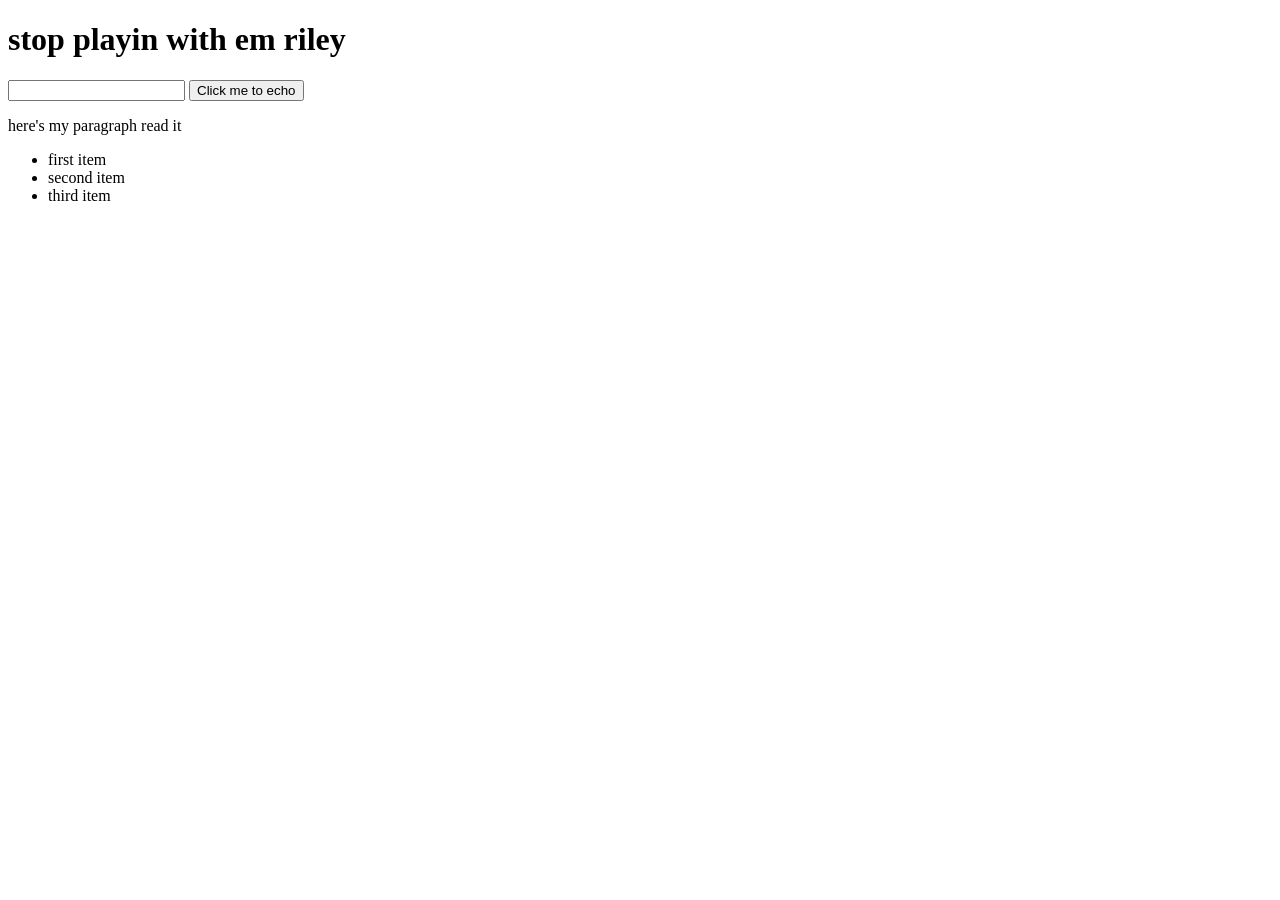
<file: src/main/java/domManipulation/index.html>
<!DOCTYPE html>
<html>
    <head>
        <title>
            Kittypoopalicious' Web Site
        </title>
        
    </head>
    <body>
        <h1>
            stop playin with em riley
        </h1>

        <input type ="text" placehplder="Enter Text ..." name="name" />
        <button id="">Click me to echo</button>

        <p id="echoButton"></p>

        <p>
            here's my paragraph read it
        </p>


        <ul>
            <li>first item</li>
            <li>second item</li>
            <li>third item</li>
        </ul>


        <div id="content">

        </div>


        <script type="text/javascript" src="main.js" defer>
            
        </script>
    </body>
</html>
</file>
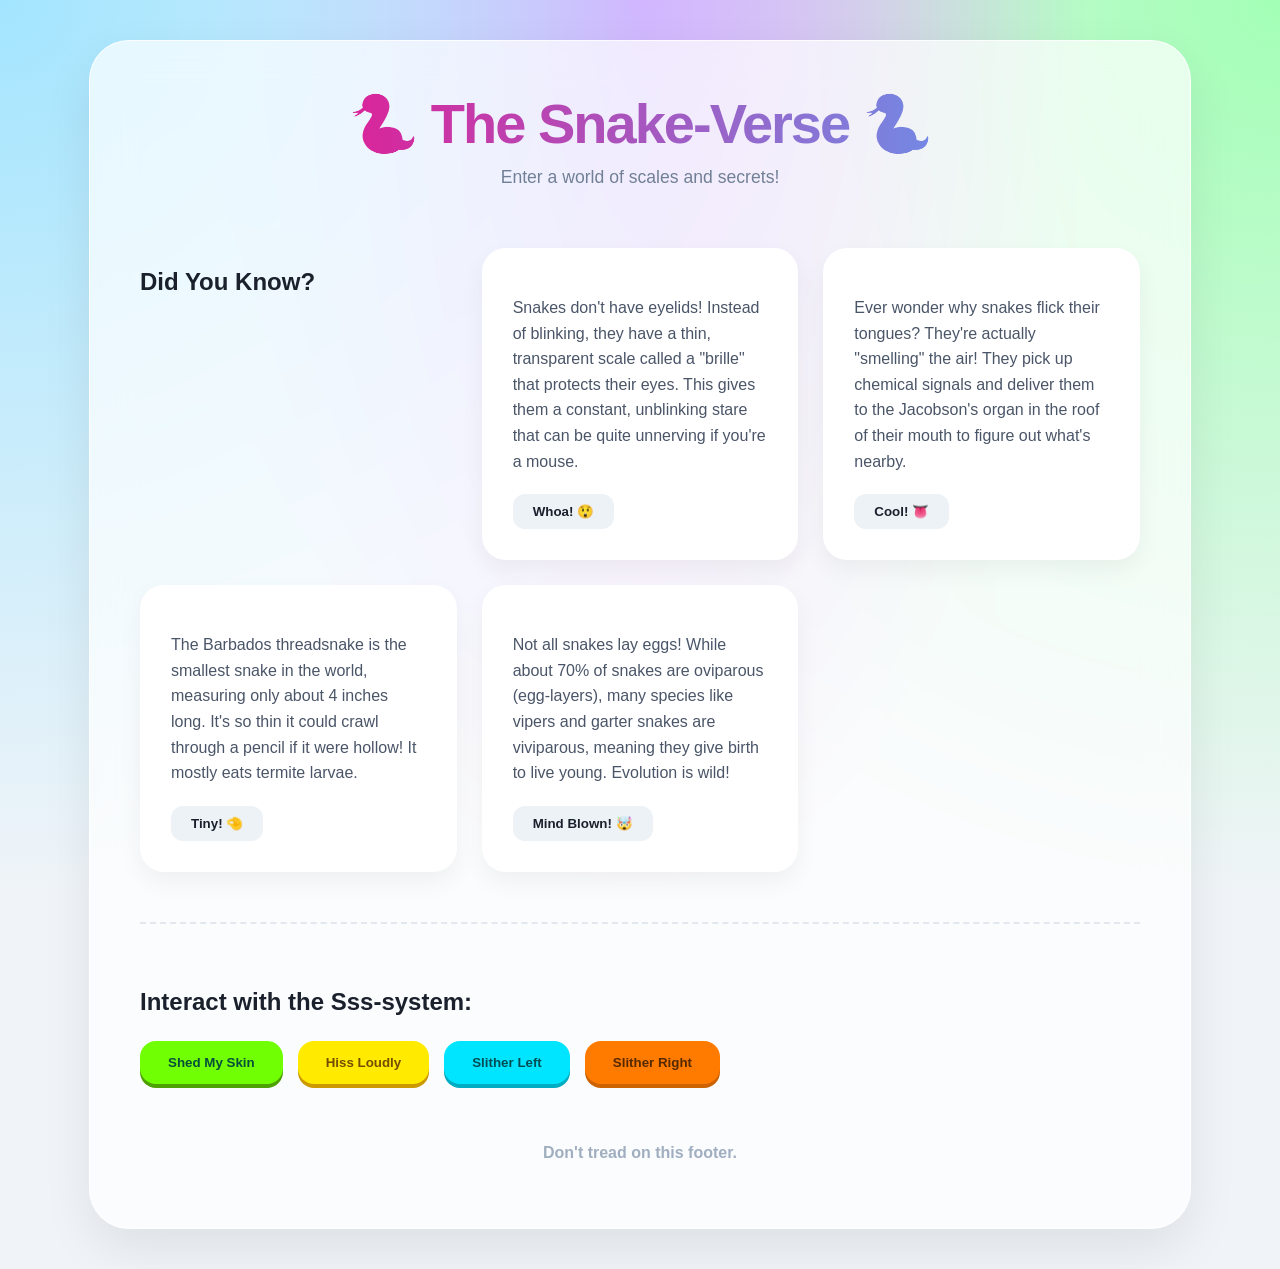
<file: src/main/java/WeatherAPI/page.html>
<!DOCTYPE html>
<html lang="en">
<head>
    <meta charset="UTF-8">
    <meta name="viewport" content="width=device-width, initial-scale=1.0">
    <title>Snaky Snazzy Webpage</title>
    <link rel="stylesheet" href="page_style.css">
</head>
<body>

<div class="container">
    <header class="hero">
        <h1 class="glitch">🐍 The Snake-Verse 🐍</h1>
        <p class="subtitle">Enter a world of scales and secrets!</p>
    </header>

    <main class="content">
        <section class="trivia-section">
            <h2>Did You Know?</h2>
            
            <div class="card">
                <p>Snakes don't have eyelids! Instead of blinking, they have a thin, transparent scale called a "brille" that protects their eyes. This gives them a constant, unblinking stare that can be quite unnerving if you're a mouse.</p>
                <button class="action-btn">Whoa! 😲</button>
            </div>

            <div class="card">
                <p>Ever wonder why snakes flick their tongues? They're actually "smelling" the air! They pick up chemical signals and deliver them to the Jacobson's organ in the roof of their mouth to figure out what's nearby.</p>
                <button class="action-btn">Cool! 👅</button>
            </div>

            <div class="card">
                <p>The Barbados threadsnake is the smallest snake in the world, measuring only about 4 inches long. It's so thin it could crawl through a pencil if it were hollow! It mostly eats termite larvae.</p>
                <button class="action-btn">Tiny! 🤏</button>
            </div>

            <div class="card">
                <p>Not all snakes lay eggs! While about 70% of snakes are oviparous (egg-layers), many species like vipers and garter snakes are viviparous, meaning they give birth to live young. Evolution is wild!</p>
                <button class="action-btn">Mind Blown! 🤯</button>
            </div>
        </section>

        <section class="more-buttons">
            <h3>Interact with the Sss-system:</h3>
            <div class="button-grid">
                <button class="crazy-btn">Shed My Skin</button>
                <button class="crazy-btn">Hiss Loudly</button>
                <button class="crazy-btn">Slither Left</button>
                <button class="crazy-btn">Slither Right</button>
            </div>
        </section>
    </main>

    <footer>
        <p>Don't tread on this footer.</p>
    </footer>
</div>

</body>
</html>
</file>
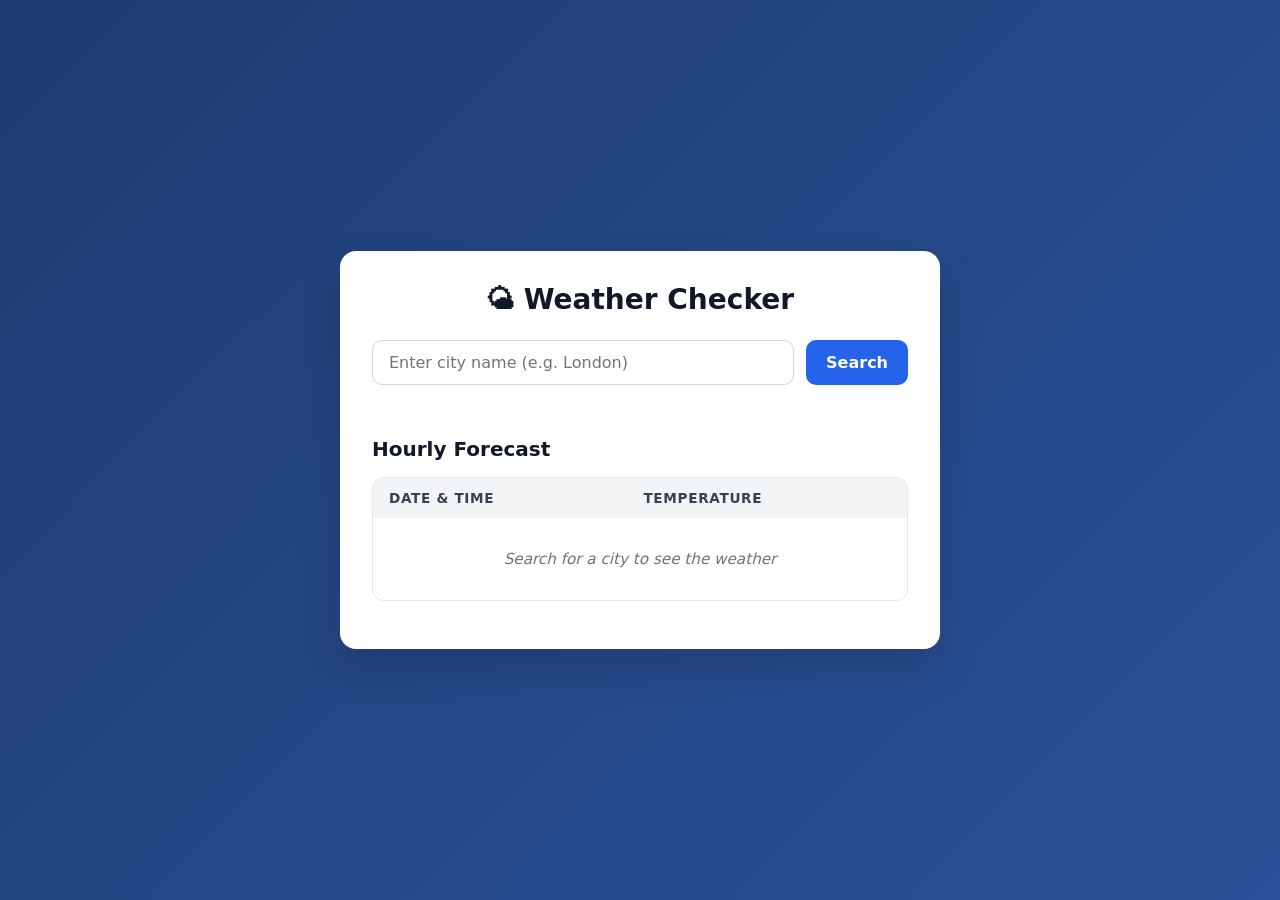
<file: src/main/java/WeatherAPI/weatherPage.html>
<!DOCTYPE html>
<html lang="en">
<head>
    <meta charset="UTF-8" />
    <meta name="viewport" content="width=device-width, initial-scale=1.0">
    <title>Weather App</title>

    <link rel="stylesheet" href="style.css">
</head>

<body>

<div class="card">
    <h1>🌤 Weather Checker</h1>

    <form class="search" onsubmit="event.preventDefault(); getWeatherData();">
        <input
                type="text"
                id="cityInput"
                placeholder="Enter city name (e.g. London)"
                required
        />
        <button type="submit">
            Search
        </button>
    </form>

    <div id="statusMessage"></div>

    <h2>Hourly Forecast</h2>

    <div class="table-container">
        <table id="weatherTable">
            <thead>
            <tr>
                <th>Date & Time</th>
                <th>Temperature</th>
            </tr>
            </thead>
            <tbody id="weatherBody">
            <tr>
                <td colspan="2" class="empty">
                    Search for a city to see the weather
                </td>
            </tr>
            </tbody>
        </table>
    </div>

    <button
            id="toggleWeather"
            type="button"
            style="display:none;"
    >
        Show more
    </button>

</div>

<script src="apiCall.js"></script>
</body>
</html>
</file>
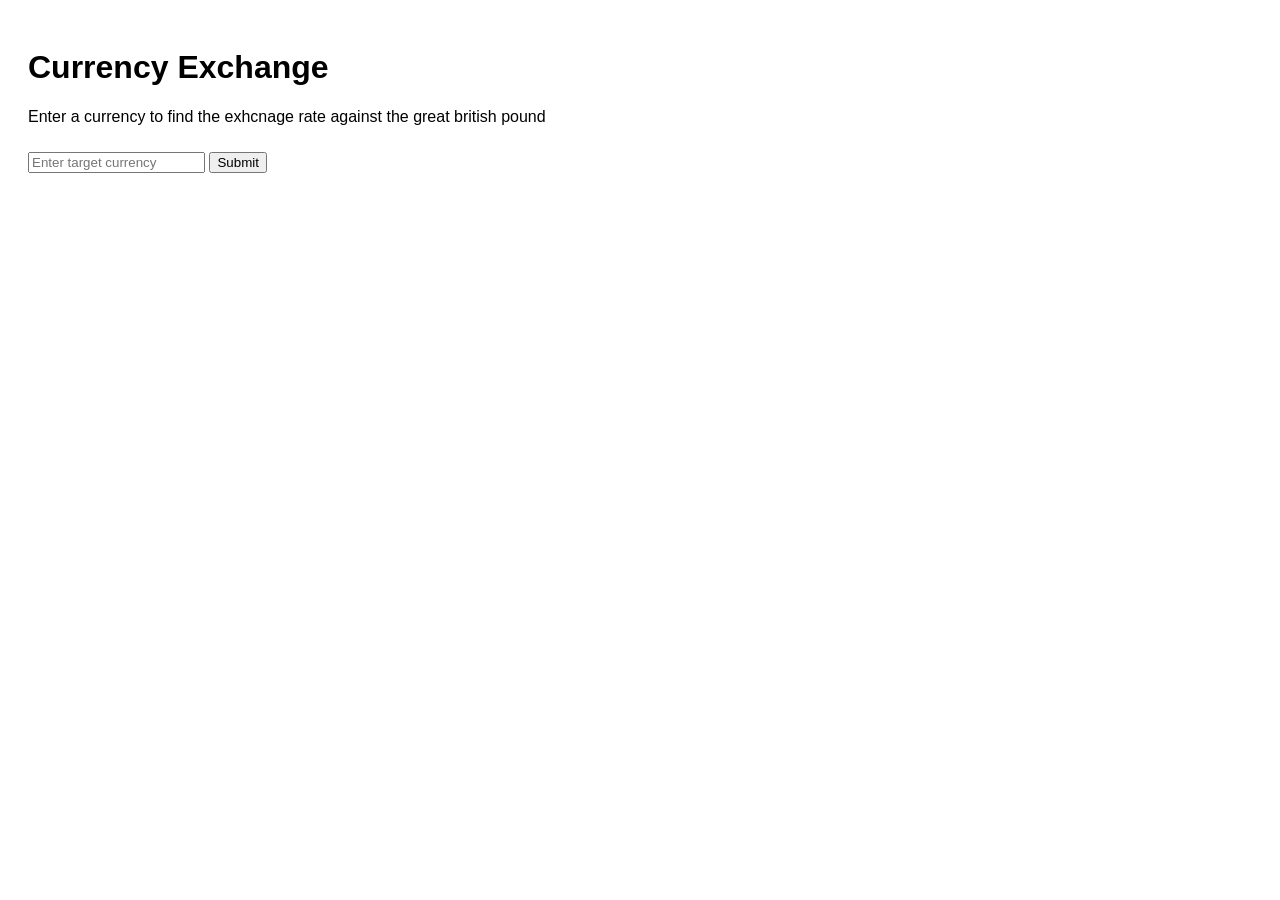
<file: src/main/java/currencyAPI/currencyExchange/currency-index.html>
<!DOCTYPE html>
<html lang="en">
<head>
    <meta charset="UTF-8">
    <title>Simple DOM Example</title>

    <style>
        body {
            font-family: Arial, sans-serif;
            padding: 20px;
        }

        button {
            margin-top: 10px;
        }
    </style>
</head>
<body>

<div>
    <h1>Currency Exchange</h1>

</div>
<div>
    <p>Enter a currency to find the exhcnage rate against the great british pound</p>
</div>
<div>
    <input type="text" id="targetCurrency" placeholder="Enter target currency" />
    <button id="submitBtn">Submit</button>
</div>

<p id="output"></p>

<script src="apiCall.js">
</script>

</body>
</html>
</file>
<file: src/main/java/WeatherAPI/page_style.css>
:root {
    --bg-light: #f0f4f8;
    --accent-1: #00f2fe; /* Electric Blue */
    --accent-2: #4facfe;
    --accent-3: #ff007f; /* Hot Pink */
    --accent-4: #70ff03; /* Lime Green */
    --text-main: #1a202c;
    --card-shadow: 0 10px 25px rgba(0, 0, 0, 0.05);
}

body {
    margin: 0;
    padding: 0;
    background-color: var(--bg-light);
    background-image: 
        radial-gradient(at 0% 0%, hsla(197,100%,82%,1) 0, transparent 50%), 
        radial-gradient(at 50% 0%, hsla(282,100%,82%,1) 0, transparent 50%), 
        radial-gradient(at 100% 0%, hsla(132,100%,82%,1) 0, transparent 50%);
    font-family: 'Inter', -apple-system, BlinkMacSystemFont, "Segoe UI", Roboto, sans-serif;
    color: var(--text-main);
    min-height: 100vh;
    display: flex;
    justify-content: center;
    align-items: center;
}

.container {
    max-width: 1000px;
    width: 90%;
    margin: 40px auto;
    padding: 50px;
    background: rgba(255, 255, 255, 0.7);
    backdrop-filter: blur(20px);
    border-radius: 40px;
    border: 1px solid rgba(255, 255, 255, 0.8);
    box-shadow: 0 20px 50px rgba(0, 0, 0, 0.08);
}

.hero {
    text-align: center;
    margin-bottom: 60px;
}

.glitch {
    font-size: 3.5rem;
    font-weight: 900;
    background: linear-gradient(to right, var(--accent-3), var(--accent-2));
    -webkit-background-clip: text;
    -webkit-text-fill-color: transparent;
    margin: 0;
    letter-spacing: -2px;
}

.subtitle {
    font-size: 1.1rem;
    color: #718096;
    margin-top: 10px;
    font-weight: 500;
}

.trivia-section {
    display: grid;
    grid-template-columns: repeat(auto-fit, minmax(300px, 1fr));
    gap: 25px;
}

.card {
    background: white;
    padding: 30px;
    border-radius: 24px;
    box-shadow: var(--card-shadow);
    transition: transform 0.3s cubic-bezier(0.175, 0.885, 0.32, 1.275), box-shadow 0.3s ease;
    border: 1px solid transparent;
}

.card:hover {
    transform: translateY(-10px);
    box-shadow: 0 30px 60px rgba(0, 0, 0, 0.12);
    border-color: var(--accent-1);
}

.card p {
    line-height: 1.6;
    color: #4a5568;
    font-size: 1rem;
    margin-bottom: 20px;
}

.action-btn {
    background: #edf2f7;
    border: none;
    color: var(--text-main);
    padding: 10px 20px;
    border-radius: 12px;
    cursor: pointer;
    font-weight: 700;
    transition: all 0.2s;
}

.action-btn:hover {
    background: var(--accent-1);
    color: white;
}

.more-buttons {
    margin-top: 50px;
    padding-top: 40px;
    border-top: 2px dashed #e2e8f0;
}

.more-buttons h3 {
    font-size: 1.5rem;
    margin-bottom: 25px;
    font-weight: 800;
}

.button-grid {
    display: flex;
    flex-wrap: wrap;
    gap: 15px;
}

.crazy-btn {
    padding: 14px 28px;
    border: none;
    border-radius: 16px;
    background: var(--accent-4);
    color: #064e3b;
    font-weight: 800;
    cursor: pointer;
    transition: all 0.2s;
    box-shadow: 0 4px 0px #4da102;
}

.crazy-btn:hover {
    transform: translateY(-2px);
    box-shadow: 0 6px 0px #4da102;
    filter: brightness(1.05);
}

.crazy-btn:active {
    transform: translateY(4px);
    box-shadow: 0 0px 0px #4da102;
}

.crazy-btn:nth-child(2) { background: #ffea00; color: #734d00; box-shadow: 0 4px 0px #cc9900; }
.crazy-btn:nth-child(3) { background: #00e5ff; color: #004d55; box-shadow: 0 4px 0px #00acc1; }
.crazy-btn:nth-child(4) { background: #ff7b00; color: #552900; box-shadow: 0 4px 0px #cc6300; }

footer {
    margin-top: 60px;
    text-align: center;
    color: #a0aec0;
    font-weight: 600;
}
</file>
<file: src/main/java/WeatherAPI/style.css>
/* ---------- Reset & Base ---------- */
* {
    box-sizing: border-box;
    font-family: "Inter", system-ui, -apple-system, BlinkMacSystemFont, sans-serif;
}

body {
    margin: 0;
    min-height: 100vh;
    background: linear-gradient(135deg, #1e3c72, #2a5298);
    display: flex;
    justify-content: center;
    align-items: center;
    padding: 20px;
    color: #1f2933;
}

/* ---------- Card ---------- */
.card {
    background: #ffffff;
    width: 100%;
    max-width: 600px;
    padding: 2rem;
    border-radius: 16px;
    box-shadow: 0 20px 40px rgba(0, 0, 0, 0.15);
}

.card h1 {
    margin: 0 0 1.5rem;
    text-align: center;
    font-size: 1.75rem;
    color: #111827;
}

/* ---------- Search ---------- */
.search {
    display: flex;
    gap: 0.75rem;
    margin-bottom: 1rem;
}

.search input {
    flex: 1;
    padding: 0.75rem 1rem;
    border-radius: 10px;
    border: 1px solid #d1d5db;
    font-size: 1rem;
}

.search input:focus {
    outline: none;
    border-color: #2563eb;
    box-shadow: 0 0 0 3px rgba(37, 99, 235, 0.15);
}

.search button {
    padding: 0.75rem 1.25rem;
    border-radius: 10px;
    border: none;
    background: #2563eb;
    color: white;
    font-size: 1rem;
    font-weight: 600;
    cursor: pointer;
    transition: background 0.2s ease, transform 0.1s ease;
}

.search button:hover {
    background: #1d4ed8;
}

.search button:active {
    transform: translateY(1px);
}

/* ---------- Status Messages ---------- */
#statusMessage {
    text-align: center;
    margin-bottom: 1rem;
    font-size: 0.9rem;
    min-height: 1.25rem;
    font-weight: 500;
}

.error { color: #dc2626; }
.loading { color: #2563eb; }

/* ---------- Table ---------- */
h2 {
    margin-bottom: 1rem;
    font-size: 1.25rem;
    color: #111827;
}

.table-container {
    border: 1px solid #e5e7eb;
    border-radius: 12px;
    overflow: hidden;
    margin-bottom: 1rem;
}

table {
    width: 100%;
    border-collapse: collapse;
}

thead {
    background: #f3f4f6;
}

th, td {
    padding: 0.75rem 1rem;
    text-align: left;
}

th {
    font-weight: 600;
    color: #374151;
    font-size: 0.85rem;
    text-transform: uppercase;
    letter-spacing: 0.05em;
}

tbody tr {
    border-bottom: 1px solid #e5e7eb;
}

tbody tr:last-child {
    border-bottom: none;
}

tbody tr:hover {
    background: #f9fafb;
}

td {
    font-size: 0.95rem;
    color: #1f2937;
}

.hidden {
    display: none;
}

/* ---------- Empty state ---------- */
.empty {
    text-align: center;
    padding: 2rem;
    color: #6b7280;
    font-style: italic;
}

/* ---------- Toggle Button ---------- */
#toggleWeather {
    display: block;
    width: 100%;
    padding: 0.75rem;
    border: 1px solid #d1d5db;
    background: #ffffff;
    border-radius: 10px;
    color: #374151;
    font-weight: 600;
    cursor: pointer;
    transition: all 0.2s;
}

#toggleWeather:hover {
    background: #f9fafb;
    border-color: #9ca3af;
}
</file>
